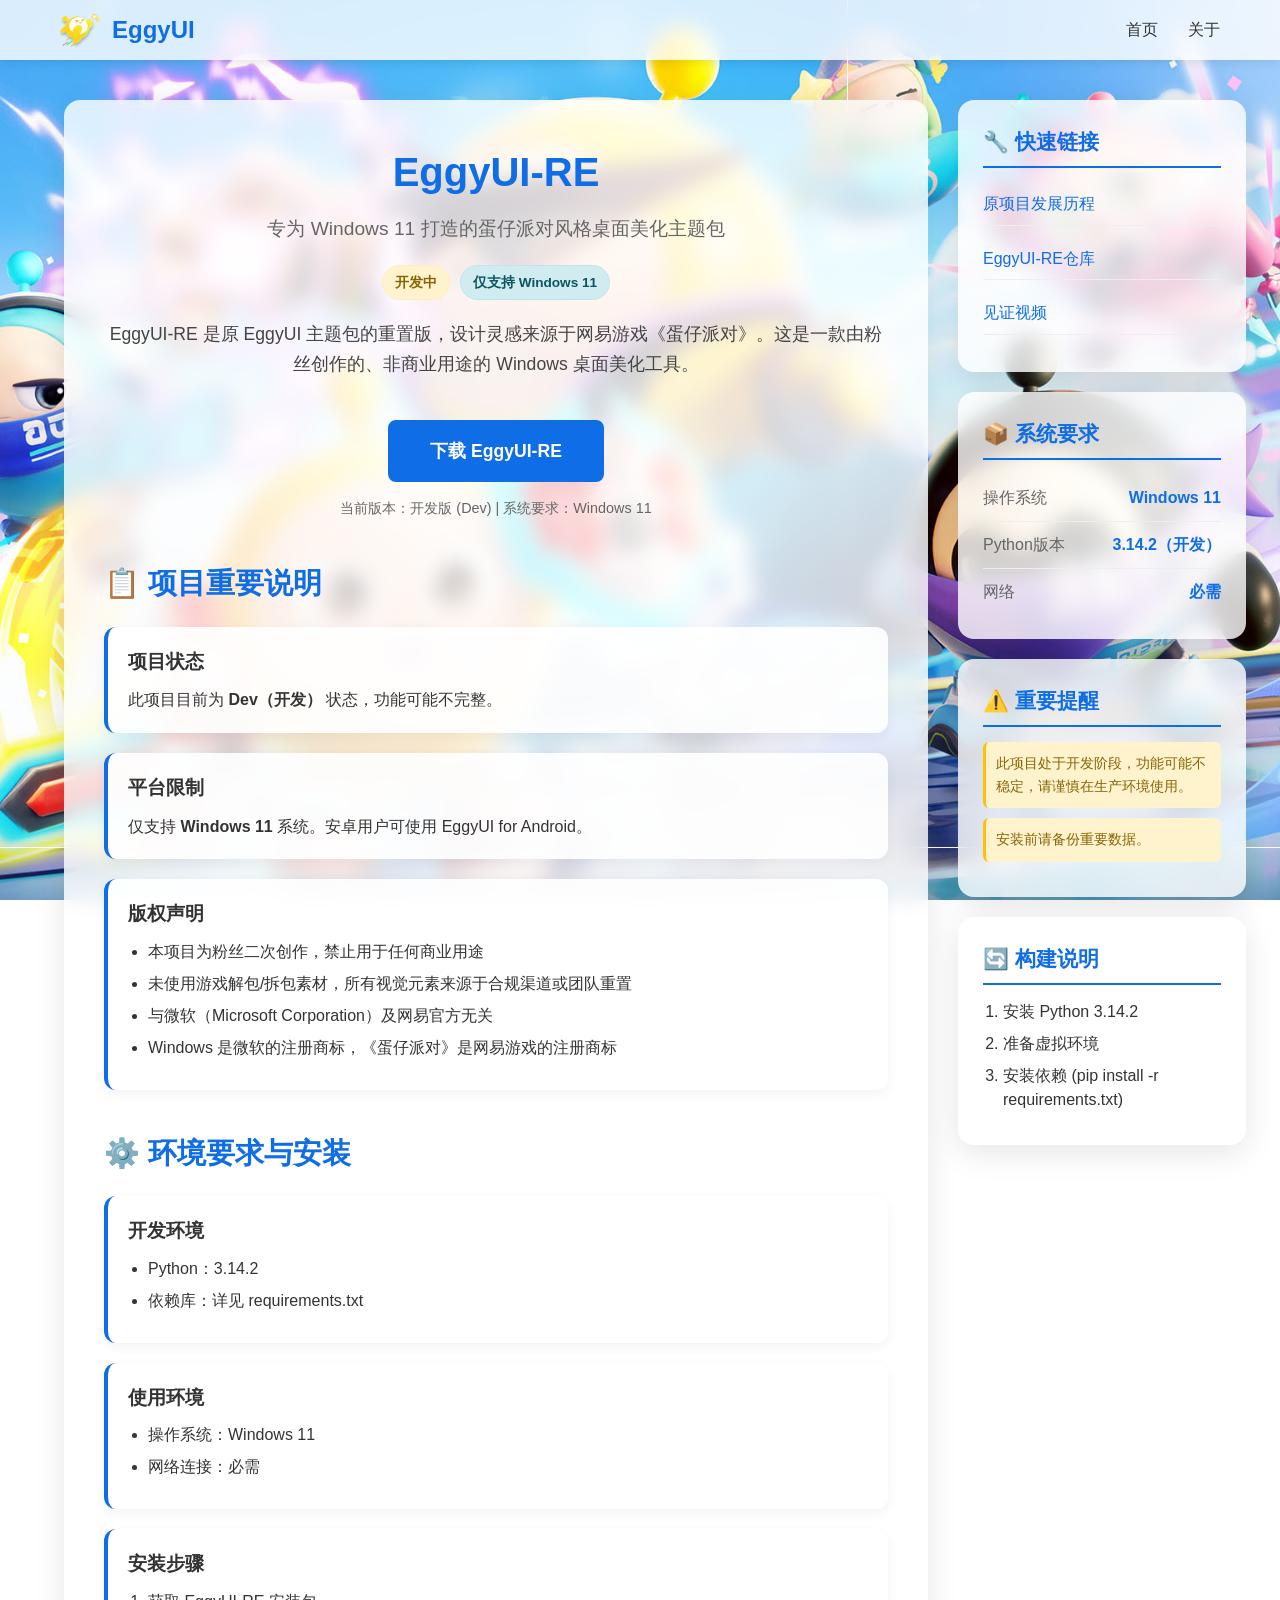
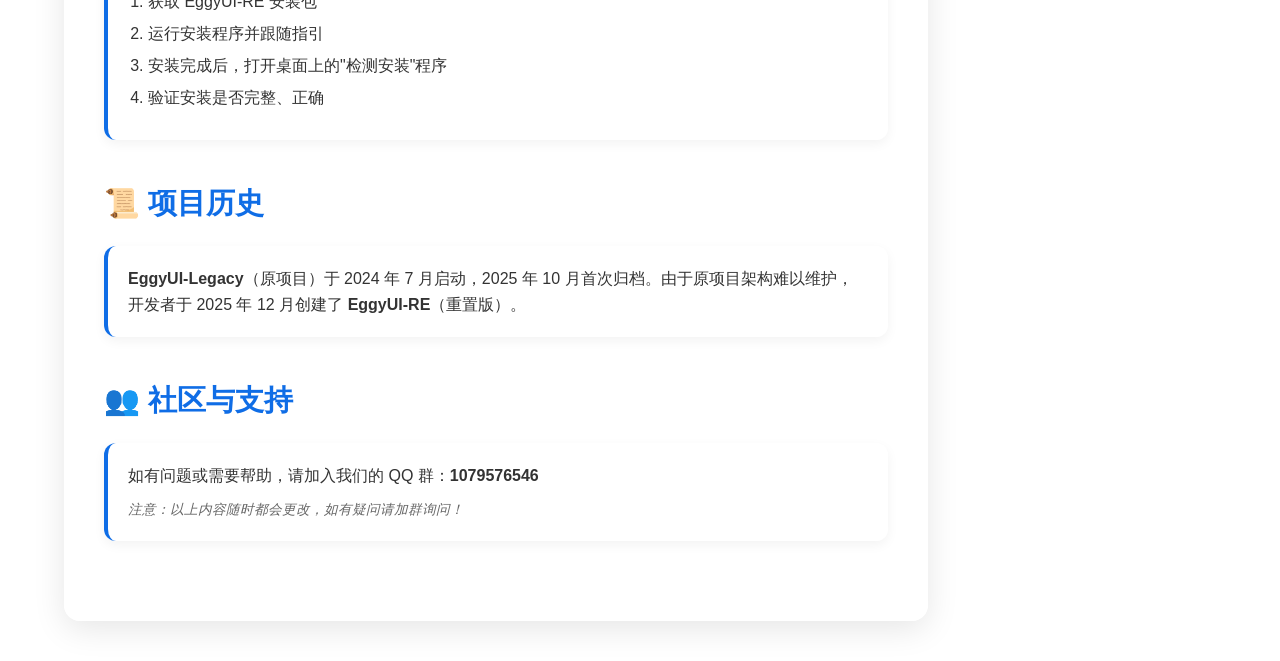
<file: index.html>
<!DOCTYPE html>
<html lang="zh-CN">
<head>
    <meta charset="UTF-8">
    <meta name="viewport" content="width=device-width, initial-scale=1.0">
    <meta name="keywords" content="蛋仔派对Windows美化包, 蛋仔派对Windows主题, 蛋仔派对Windows, 蛋仔派对 Windows, 蛋仔 Windows, 蛋仔 Win, 蛋仔主题, 蛋仔 主题, EggyUI, Eggy UI, EggyUI-RE, Eggy UI-RE, Eggy UI RE, EggyUI-SE, Eggy UI-SE, Eggy UI SE, OpenEggyUI, Open Eggy UI, Eggix, 蛋仔Win11, 蛋仔派对Win11, EggyUI download, Eggy Party Windows theme, Eggy Party desktop customization, EggyUI legacy, EggyUI archive, Windows 11 Eggy Party, EggyUI components, BSOD-MEMZ">
    <meta name="description" content="EggyUI 是一个由 BSOD-MEMZ 及其团队开发的蛋仔风 Windows 美化包，可以在 Windows 桌面上实现蛋仔派对风格的桌面美化效果。目前该美化包由Red.Blue.Light 主导开发。">
    <title>EggyUI-RE - 蛋仔风 Windows 桌面美化包 - 蛋仔派对 Windows 桌面美化</title>
    <script src="redirect.js"></script>
    <link rel="stylesheet" href="style.css">
    <link rel="icon" type="image/png" href="images/Logo.png">
</head>
<body>
    <!-- 吸顶导航栏 -->
    <nav class="navbar">
        <div class="nav-container">
            <div class="nav-brand">
                <img src="images/Logo.png" alt="EggyUI Logo" class="nav-logo">
                <h1>EggyUI</h1>
            </div>
            
            <!-- 桌面端导航链接 -->
            <div class="nav-links">
                <a href="#home" class="nav-link">首页</a>
                <a href="#about" class="nav-link">关于</a>
            </div>
            
            <!-- 移动端菜单按钮 -->
            <button class="menu-toggle" id="menuToggle" aria-label="切换菜单">
                <span class="menu-icon"></span>
                <span class="menu-icon"></span>
                <span class="menu-icon"></span>
            </button>
        </div>
        
        <!-- 移动端菜单 -->
        <div class="mobile-menu" id="mobileMenu">
            <a href="#home" class="mobile-nav-link">首页</a>
            <a href="#about" class="mobile-nav-link">关于</a>
        </div>
    </nav>

    <!-- 主内容网格 -->
    <main class="grid-container">
        <!-- 内容区域 (75%宽度) -->
        <article class="content-area" id="home">
            <section class="hero-section">
                <h2>EggyUI-RE</h2>
                <p class="subtitle">专为 Windows 11 打造的蛋仔派对风格桌面美化主题包</p>
                
                <div class="project-status">
                    <span class="status-badge status-dev">开发中</span>
                    <span class="status-badge status-windows">仅支持 Windows 11</span>
                </div>
                
                <p class="description">
                    EggyUI-RE 是原 EggyUI 主题包的重置版，设计灵感来源于网易游戏《蛋仔派对》。这是一款由粉丝创作的、非商业用途的 Windows 桌面美化工具。
                </p>
                
                <div class="download-section">
                    <a href="#download" class="download-btn">下载 EggyUI-RE</a>
                    <p class="download-note">当前版本：开发版 (Dev) | 系统要求：Windows 11</p>
                </div>
            </section>
            
            <section class="info-section">
                <h3>📋 项目重要说明</h3>
                <div class="info-card">
                    <h4>项目状态</h4>
                    <p>此项目目前为 <strong>Dev（开发）</strong> 状态，功能可能不完整。</p>
                </div>
                
                <div class="info-card">
                    <h4>平台限制</h4>
                    <p>仅支持 <strong>Windows 11</strong> 系统。安卓用户可使用 EggyUI for Android。</p>
                </div>
                
                <div class="info-card">
                    <h4>版权声明</h4>
                    <ul>
                        <li>本项目为粉丝二次创作，禁止用于任何商业用途</li>
                        <li>未使用游戏解包/拆包素材，所有视觉元素来源于合规渠道或团队重置</li>
                        <li>与微软（Microsoft Corporation）及网易官方无关</li>
                        <li>Windows 是微软的注册商标，《蛋仔派对》是网易游戏的注册商标</li>
                    </ul>
                </div>
            </section>
            
            <section class="installation-section" id="about">
                <h3>⚙️ 环境要求与安装</h3>
                
                <div class="info-card">
                    <h4>开发环境</h4>
                    <ul>
                        <li>Python：3.14.2</li>
                        <li>依赖库：详见 requirements.txt</li>
                    </ul>
                </div>
                
                <div class="info-card">
                    <h4>使用环境</h4>
                    <ul>
                        <li>操作系统：Windows 11</li>
                        <li>网络连接：必需</li>
                    </ul>
                </div>
                
                <div class="info-card">
                    <h4>安装步骤</h4>
                    <ol>
                        <li>获取 EggyUI-RE 安装包</li>
                        <li>运行安装程序并跟随指引</li>
                        <li>安装完成后，打开桌面上的"检测安装"程序</li>
                        <li>验证安装是否完整、正确</li>
                    </ol>
                </div>
            </section>
            
            <section class="history-section">
                <h3>📜 项目历史</h3>
                <div class="info-card">
                    <p>
                        <strong>EggyUI-Legacy</strong>（原项目）于 2024 年 7 月启动，2025 年 10 月首次归档。由于原项目架构难以维护，开发者于 2025 年 12 月创建了 <strong>EggyUI-RE</strong>（重置版）。
                    </p>
                    <!--
                    <p>
                        2026 年 4 月 11 日，新开发团队以 EggyUI-SE 为基础对项目进行变基，恢复开发。
                        原仓库存档为 EggyUI-Legacy，主名称由活跃的安全美化分支继承。
                    </p>
                    -->
                </div>
            </section>
            
            <section class="community-section">
                <h3>👥 社区与支持</h3>
                <div class="info-card">
                    <p>如有问题或需要帮助，请加入我们的 QQ 群：<strong>1079576546</strong></p>
                    <p class="small-note">注意：以上内容随时都会更改，如有疑问请加群询问！</p>
                </div>
            </section>
        </article>
        
        <!-- 侧边栏 (25%宽度) -->
        <aside class="sidebar">
            <div class="sidebar-card">
                <h3>🔧 快速链接</h3>
                <ul class="quick-links">
                    <li><a href="https://github.com/SYSTEM-LIGHT/EggyUI?tab=readme-ov-file" target="_blank">原项目发展历程</a></li>
                    <li><a href="https://github.com/CN-RBL/EggyUI-RE" target="_blank">EggyUI-RE仓库</a></li>
                    <li><a href="https://www.bilibili.com/video/BV1TPqrBpEpG/" target="_blank">见证视频</a></li>
                </ul>
            </div>
            
            <div class="sidebar-card">
                <h3>📦 系统要求</h3>
                <div class="requirement-item">
                    <span class="req-label">操作系统</span>
                    <span class="req-value">Windows 11</span>
                </div>
                <div class="requirement-item">
                    <span class="req-label">Python版本</span>
                    <span class="req-value">3.14.2（开发）</span>
                </div>
                <div class="requirement-item">
                    <span class="req-label">网络</span>
                    <span class="req-value">必需</span>
                </div>
            </div>
            
            <div class="sidebar-card">
                <h3>⚠️ 重要提醒</h3>
                <p class="warning-text">此项目处于开发阶段，功能可能不稳定，请谨慎在生产环境使用。</p>
                <p class="warning-text">安装前请备份重要数据。</p>
            </div>
            
            <div class="sidebar-card">
                <h3>🔄 构建说明</h3>
                <ol class="build-steps">
                    <li>安装 Python 3.14.2</li>
                    <li>准备虚拟环境</li>
                    <li>安装依赖 (pip install -r requirements.txt)</li>
                </ol>
            </div>
        </aside>
    </main>

    <script src="script.js"></script>
</body>
</html>
</file>
<file: style.css>
/* 重置与基础样式 */
* {
    margin: 0;
    padding: 0;
    box-sizing: border-box;
}

html {
    scroll-behavior: smooth;
}

body {
    font-family: -apple-system, BlinkMacSystemFont, 'Segoe UI', 'Microsoft YaHei', sans-serif;
    line-height: 1.6;
    color: #333;
    min-height: 100vh;
    position: relative;
    padding-top: 60px; /* 为固定导航栏留出空间 */
    cursor: url('cursors/aero.cur') 0 0, auto;
    cursor: image-set(url('cursors/aero.cur') 1x, url('cursors/aero.cur') 2x) 0 0, auto;
}

/* 自定义背景图片 */
body::before {
    content: '';
    position: fixed;
    top: 0;
    left: 0;
    width: 100%;
    height: 100%;
    background-image: url('images/background.jpg');
    background-size: cover;
    background-position: center;
    background-repeat: no-repeat;
    z-index: -1;
}

/* 导航栏样式 */
.navbar {
    position: fixed;
    top: 0;
    left: 0;
    width: 100%;
    background-color: rgba(255, 255, 255, 0.8);
    backdrop-filter: blur(10px);
    -webkit-backdrop-filter: blur(10px);
    z-index: 1000;
    box-shadow: 0 2px 10px rgba(0, 0, 0, 0.1);
}

.nav-container {
    max-width: 1200px;
    margin: 0 auto;
    padding: 0 20px;
    display: flex;
    justify-content: space-between;
    align-items: center;
    height: 60px;
}

.nav-brand {
    display: flex;
    align-items: center;
    gap: 12px;
}

.nav-logo {
    width: 40px;
    height: 40px;
    border-radius: 8px;
    object-fit: cover;
}

.nav-brand h1 {
    font-size: 1.5rem;
    font-weight: 700;
    color: #0F6DE6;
    margin: 0;
}

/* 桌面端导航链接 */
.nav-links {
    display: flex;
    gap: 30px;
}

.nav-link {
    text-decoration: none;
    color: #333;
    font-weight: 500;
    font-size: 1rem;
    position: relative;
    padding: 5px 0;
    transition: color 0.2s ease;
    cursor: url('cursors/link.cur') 0 0, pointer;
    cursor: image-set(url('cursors/link.cur') 1x, url('cursors/link.cur') 2x) 0 0, pointer;
}

.nav-link::after {
    content: '';
    position: absolute;
    bottom: 0;
    left: 0;
    width: 0;
    height: 2px;
    background-color: #0F6DE6;
    transition: width 0.3s ease;
}

.nav-link:hover {
    color: #0F6DE6;
}

.nav-link:hover::after {
    width: 100%;
}

/* 移动端菜单按钮 */
.menu-toggle {
    display: none;
    background: none;
    border: none;
    cursor: url('cursors/link.cur') 0 0, pointer;
    cursor: image-set(url('cursors/link.cur') 1x, url('cursors/link.cur') 2x) 0 0, pointer;
    padding: 5px;
    flex-direction: column;
    gap: 4px;
}

.menu-icon {
    display: block;
    width: 25px;
    height: 3px;
    background-color: #333;
    border-radius: 2px;
    transition: all 0.3s ease;
}

/* 移动端菜单 */
.mobile-menu {
    display: none;
    flex-direction: column;
    background-color: rgba(255, 255, 255, 0.95);
    backdrop-filter: blur(10px);
    -webkit-backdrop-filter: blur(10px);
    padding: 20px;
    border-top: 1px solid rgba(0, 0, 0, 0.1);
}

.mobile-nav-link {
    text-decoration: none;
    color: #333;
    padding: 12px 0;
    font-weight: 500;
    border-bottom: 1px solid rgba(0, 0, 0, 0.1);
    position: relative;
    transition: color 0.2s ease;
    cursor: url('cursors/link.cur') 0 0, pointer;
    cursor: image-set(url('cursors/link.cur') 1x, url('cursors/link.cur') 2x) 0 0, pointer;
}

.mobile-nav-link:last-child {
    border-bottom: none;
}

.mobile-nav-link::after {
    content: '';
    position: absolute;
    bottom: 8px;
    left: 0;
    width: 0;
    height: 2px;
    background-color: #0F6DE6;
    transition: width 0.3s ease;
}

.mobile-nav-link:hover {
    color: #0F6DE6;
}

.mobile-nav-link:hover::after {
    width: 100%;
}

/* 主网格容器 */
.grid-container {
    width: 90%;
    max-width: 1200px;
    margin: 0 auto;
    padding: 40px 0;
    display: grid;
    grid-template-columns: 75% 25%;
    gap: 30px;
}

/* 内容区域样式 */
.content-area {
    background-color: rgba(255, 255, 255, 0.8);
    backdrop-filter: blur(10px);
    -webkit-backdrop-filter: blur(10px);
    border-radius: 16px;
    padding: 40px;
    box-shadow: 0 8px 32px rgba(0, 0, 0, 0.1);
}

/* 英雄区域 */
.hero-section {
    margin-bottom: 40px;
    text-align: center;
}

.hero-section h2 {
    font-size: 2.5rem;
    color: #0F6DE6;
    margin-bottom: 10px;
    font-weight: 700;
}

.subtitle {
    font-size: 1.2rem;
    color: #666;
    margin-bottom: 20px;
}

.project-status {
    display: flex;
    justify-content: center;
    gap: 10px;
    margin-bottom: 20px;
    flex-wrap: wrap;
}

.status-badge {
    padding: 6px 12px;
    border-radius: 20px;
    font-size: 0.85rem;
    font-weight: 600;
    display: inline-block;
}

.status-dev {
    background-color: #FFF3CD;
    color: #856404;
    border: 1px solid #FFEEBA;
}

.status-windows {
    background-color: #D1ECF1;
    color: #0C5460;
    border: 1px solid #BEE5EB;
}

.description {
    font-size: 1.1rem;
    line-height: 1.7;
    margin-bottom: 30px;
    color: #444;
    max-width: 800px;
    margin-left: auto;
    margin-right: auto;
}

/* 下载区域 */
.download-section {
    margin: 40px 0;
    text-align: center;
}

.download-btn {
    display: inline-block;
    background-color: #0F6DE6;
    color: white;
    text-decoration: none;
    padding: 15px 40px;
    border-radius: 8px;
    font-size: 1.1rem;
    font-weight: 600;
    transition: all 0.2s ease;
    border: 2px solid #0F6DE6;
    margin-bottom: 15px;
    cursor: url('cursors/link.cur') 0 0, pointer;
    cursor: image-set(url('cursors/link.cur') 1x, url('cursors/link.cur') 2x) 0 0, pointer;
}

.download-btn:hover {
    background-color: white;
    color: #0F6DE6;
}

.download-note {
    font-size: 0.9rem;
    color: #666;
}

/* 信息卡片 */
.info-section, .installation-section, .history-section, .community-section {
    margin-bottom: 40px;
}

h3 {
    font-size: 1.8rem;
    color: #0F6DE6;
    margin-bottom: 20px;
    font-weight: 600;
}

h4 {
    font-size: 1.2rem;
    color: #333;
    margin-bottom: 10px;
    font-weight: 600;
}

.info-card {
    background-color: rgba(255, 255, 255, 0.9);
    border-radius: 12px;
    padding: 20px;
    margin-bottom: 20px;
    border-left: 4px solid #0F6DE6;
    box-shadow: 0 4px 12px rgba(0, 0, 0, 0.05);
}

.info-card ul, .info-card ol {
    padding-left: 20px;
    margin: 10px 0;
}

.info-card li {
    margin-bottom: 8px;
    line-height: 1.5;
}

.warning-text {
    color: #856404;
    background-color: #FFF3CD;
    padding: 10px;
    border-radius: 6px;
    border-left: 3px solid #FFC107;
    margin: 10px 0;
    font-size: 0.9rem;
}

.small-note {
    font-size: 0.85rem;
    color: #666;
    font-style: italic;
    margin-top: 10px;
}

/* 侧边栏样式 */
.sidebar {
    display: flex;
    flex-direction: column;
    gap: 20px;
}

.sidebar-card {
    background-color: rgba(255, 255, 255, 0.8);
    backdrop-filter: blur(10px);
    -webkit-backdrop-filter: blur(10px);
    border-radius: 16px;
    padding: 25px;
    box-shadow: 0 8px 32px rgba(0, 0, 0, 0.1);
    /* 卡片无交互效果 */
    transition: none;
}

.sidebar-card h3 {
    font-size: 1.3rem;
    margin-bottom: 15px;
    color: #0F6DE6;
    border-bottom: 2px solid #0F6DE6;
    padding-bottom: 8px;
}

.quick-links {
    list-style: none;
    padding: 0;
}

.quick-links li {
    margin-bottom: 12px;
}

.quick-links a {
    text-decoration: none;
    color: #0F6DE6;
    display: block;
    padding: 8px 0;
    border-bottom: 1px solid #eee;
    transition: all 0.2s ease;
    position: relative;
    cursor: url('cursors/link.cur') 0 0, pointer;
    cursor: image-set(url('cursors/link.cur') 1x, url('cursors/link.cur') 2x) 0 0, pointer;
}

.quick-links a::after {
    content: '';
    position: absolute;
    bottom: 0;
    left: 0;
    width: 0;
    height: 2px;
    background-color: #0F6DE6;
    transition: width 0.3s ease;
}

.quick-links a:hover {
    color: #0C5BC0;
}

.quick-links a:hover::after {
    width: 100%;
}

.requirement-item {
    display: flex;
    justify-content: space-between;
    padding: 10px 0;
    border-bottom: 1px solid #eee;
}

.requirement-item:last-child {
    border-bottom: none;
}

.req-label {
    color: #666;
    font-weight: 500;
}

.req-value {
    color: #0F6DE6;
    font-weight: 600;
}

.build-steps {
    padding-left: 20px;
}

.build-steps li {
    margin-bottom: 8px;
    line-height: 1.5;
}

/* 响应式设计 */

/* 平板竖屏 & 移动端横屏 - 移动端布局 (≤1024px) */
@media (max-width: 1024px) {
    /* 移动端网格布局调整 */
    .grid-container {
        grid-template-columns: 1fr;
        width: 95%;
        padding: 20px 0;
        gap: 20px;
    }
    
    /* 移动端导航栏 */
    .nav-links {
        display: none;
    }
    
    .menu-toggle {
        display: flex;
    }
    
    /* 移动端菜单激活状态 */
    .mobile-menu.active {
        display: flex;
    }
    
    /* 内容区域调整 */
    .content-area {
        padding: 25px;
    }
    
    .hero-section h2 {
        font-size: 2rem;
    }
    
    .subtitle {
        font-size: 1rem;
    }
    
    h3 {
        font-size: 1.5rem;
    }
    
    /* 侧边栏卡片移到内容区域下面 */
    .sidebar {
        order: 2;
    }
    
    .content-area {
        order: 1;
    }
}

/* 平板竖屏专属优化 (769px - 1024px) */
@media (min-width: 769px) and (max-width: 1024px) {
    .grid-container {
        width: 92%;
        padding: 30px 0;
        gap: 24px;
    }
    
    .content-area {
        padding: 35px;
    }
    
    .hero-section h2 {
        font-size: 2.2rem;
    }
    
    .subtitle {
        font-size: 1.1rem;
    }
    
    h3 {
        font-size: 1.6rem;
    }
    
    .sidebar-card {
        padding: 25px;
    }
    
    .sidebar-card h3 {
        font-size: 1.2rem;
    }
    
    .description {
        font-size: 1.05rem;
    }
    
    .download-btn {
        padding: 14px 36px;
        font-size: 1.05rem;
    }
}

/* 移动端横屏专属优化 (481px - 768px) */
@media (min-width: 481px) and (max-width: 768px) {
    .grid-container {
        width: 92%;
        padding: 24px 0;
        gap: 20px;
    }
    
    .content-area {
        padding: 28px;
    }
    
    .hero-section h2 {
        font-size: 2rem;
    }
    
    .sidebar-card {
        padding: 22px;
    }
}

/* 小屏手机专属优化 (≤480px) */
@media (max-width: 480px) {
    .nav-container {
        padding: 0 15px;
    }
    
    .content-area {
        padding: 20px;
    }
    
    .sidebar-card {
        padding: 20px;
    }
    
    .hero-section h2 {
        font-size: 1.8rem;
    }
    
    .download-btn {
        padding: 12px 30px;
        font-size: 1rem;
    }
}
</file>
